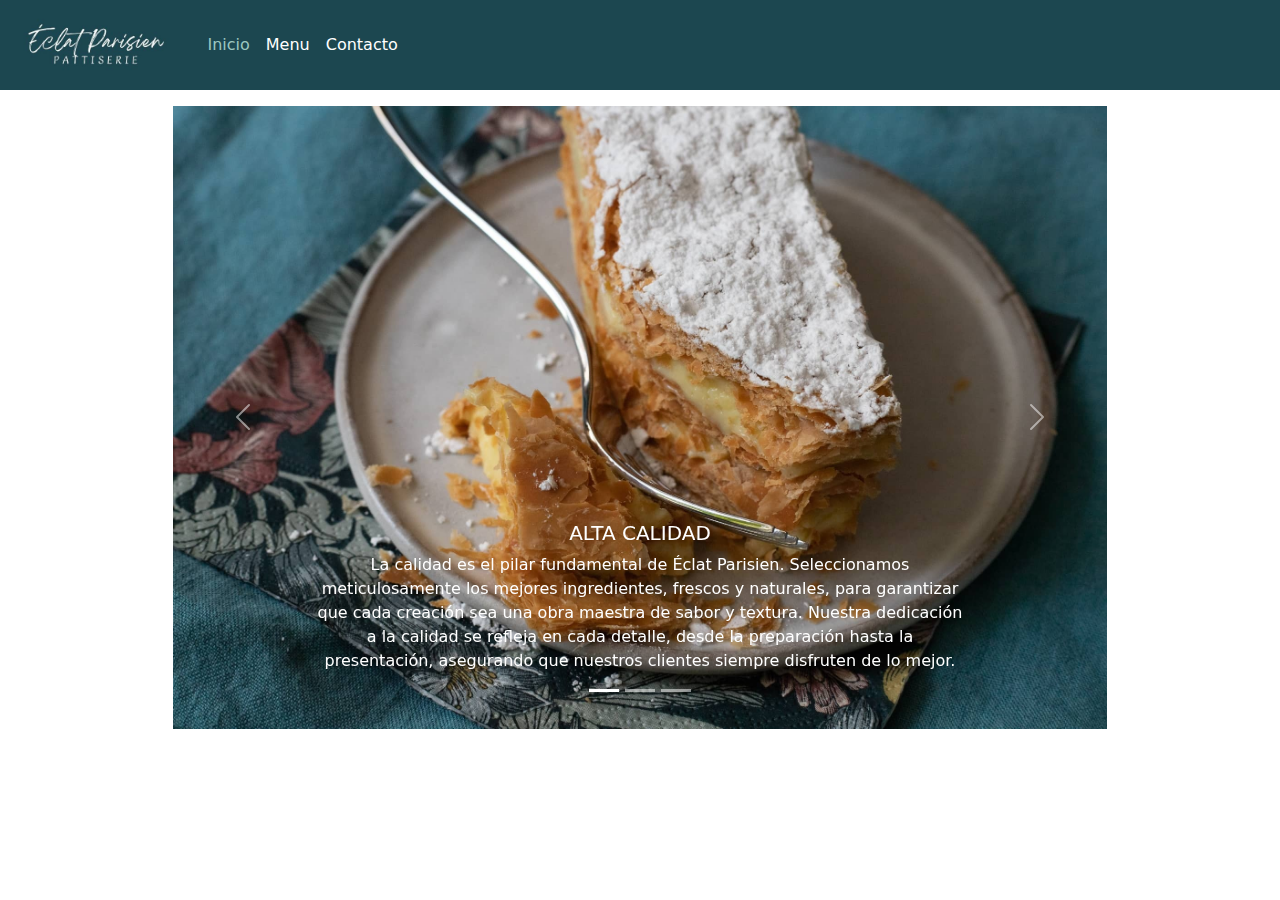
<file: index.html>
<!DOCTYPE html>
<html lang="en">
  <head>
    <meta charset="UTF-8" />
    <meta name="viewport" content="width=device-width, initial-scale=1.0" />
    <title>Éclat Parisien - INICIO </title>

    <link
      href="https://cdn.jsdelivr.net/npm/bootstrap@5.3.3/dist/css/bootstrap.min.css"
      rel="stylesheet"
      integrity="sha384-QWTKZyjpPEjISv5WaRU9OFeRpok6YctnYmDr5pNlyT2bRjXh0JMhjY6hW+ALEwIH"
      crossorigin="anonymous"
    />
    <link type="image/png" sizes="32x32" rel="icon" href="./img/icons8-eiffel-32.png">
    <link href="CSS/styles.css" rel="stylesheet" />
  </head>
  <body">
    <header>
      <nav class="navbar navbar-expand-lg bg-body-tertiary">
        <div class="container-fluid">
          <a class="navbar-brand" href="#">
            <div>
                <img class="logotipo" src="./img/logoFondoOscuro.jpeg" alt="logotipo"/>
            </div>
          </a>
          <button class="navbar-toggler" type="button" data-bs-toggle="collapse" data-bs-target="#navbarNavDropdown" aria-controls="navbarNavDropdown" aria-expanded="false" aria-label="Toggle navigation">
            <span class="navbar-toggler-icon"></span>
          </button>
          <div class="collapse navbar-collapse" id="navbarNavDropdown">
            <ul class="navbar-nav">
              <li class="nav-item">
                <a class="nav-link active" aria-current="page" href="../index.html">Inicio</a>
              </li>
              <li class="nav-item">
                <a class="nav-link" href="./pages/menu.html">Menu</a>
              </li>
              <li class="nav-item">
                <a class="nav-link" href="./pages/contact.html">Contacto</a>
              </li>
            </ul>
          </div>
        </div>
      </nav>
    </div>
    </nav>
      <script
        src="https://cdn.jsdelivr.net/npm/bootstrap@5.3.3/dist/js/bootstrap.bundle.min.js"
        integrity="sha384-YvpcrYf0tY3lHB60NNkmXc5s9fDVZLESaAA55NDzOxhy9GkcIdslK1eN7N6jIeHz"
        crossorigin="anonymous"
      ></script>
    </header>
    <div class="index-main-page m-t-sm-10">
      <div id="carouselExampleCaptions" class="carousel slide carousel-container">
        <div class="carousel-indicators">
          <button type="button" data-bs-target="#carouselExampleCaptions" data-bs-slide-to="0" class="active" aria-current="true" aria-label="Slide 1"></button>
          <button type="button" data-bs-target="#carouselExampleCaptions" data-bs-slide-to="1" aria-label="Slide 2"></button>
          <button type="button" data-bs-target="#carouselExampleCaptions" data-bs-slide-to="2" aria-label="Slide 3"></button>
        </div>
        <div class="carousel-inner">
          <div class="carousel-item active">
            <img src="./img/carrousel1.jpeg" class="d-block w-100 p-t-sm-5" alt="...">
            <div class="carousel-caption d-none d-xl-block">
              <h5>ALTA CALIDAD</h5>
              <p>La calidad es el pilar fundamental de Éclat Parisien. Seleccionamos meticulosamente los mejores ingredientes, frescos y naturales, para garantizar que cada creación sea una obra maestra de sabor y textura. Nuestra dedicación a la calidad se refleja en cada detalle, desde la preparación hasta la presentación, asegurando que nuestros clientes siempre disfruten de lo mejor.</p>
            </div>
            <div class="d-xl-none d-block justify-content-center align-items-center text-center caption-color">
              <h5 class="mt-4">ALTA CALIDAD</h5>
              <p>La calidad es el pilar fundamental de Éclat Parisien. Seleccionamos meticulosamente los mejores ingredientes, frescos y naturales, para garantizar que cada creación sea una obra maestra de sabor y textura. Nuestra dedicación a la calidad se refleja en cada detalle, desde la preparación hasta la presentación, asegurando que nuestros clientes siempre disfruten de lo mejor.</p>
            </div>
          </div>
          <div class="carousel-item">
            <img src="./img/carrousel3.jpg" class="d-block w-100" alt="...">
            <div class="carousel-caption d-none d-xl-block">
              <h5>EXCELENCIA</h5>
              <p>La excelencia es nuestro estándar en Éclat Parisien. Nos esforzamos constantemente por superar las expectativas de nuestros clientes, innovando y perfeccionando nuestras recetas para ofrecer productos que sean verdaderamente excepcionales. Nuestro equipo de talentosos pasteleros está comprometido con la mejora continua, asegurando que cada visita a nuestra pastelería sea una experiencia inolvidable.</p>
            </div>
            <div class="d-xl-none d-block justify-content-center align-items-center text-center caption-color">
              <h5 class="mt-4">EXCELENCIA</h5>
              <p>La excelencia es nuestro estándar en Éclat Parisien. Nos esforzamos constantemente por superar las expectativas de nuestros clientes, innovando y perfeccionando nuestras recetas para ofrecer productos que sean verdaderamente excepcionales. Nuestro equipo de talentosos pasteleros está comprometido con la mejora continua, asegurando que cada visita a nuestra pastelería sea una experiencia inolvidable.</p>
            </div>
          </div>
          <div class="carousel-item">
            <img src="./img/carrousel2.jpeg" class="d-block w-100" alt="...">
            <div class="carousel-caption d-none d-xl-block">
              <h5>ELEGANCIA</h5>
              <p>La elegancia es la esencia de nuestra identidad. Inspirados por la rica tradición de la pastelería francesa, combinamos técnicas clásicas con un toque moderno para crear productos que no solo deleiten el paladar, sino que también sean una delicia para la vista. Cada pastel, cada tarta y cada macaron están diseñados con un cuidado meticuloso, presentados de manera que transmitan sofisticación y encanto.</p>
            </div>
            <div class="d-xl-none d-block justify-content-center align-items-center text-center caption-color">
              <h5 class="mt-4">ELEGANCIA</h5>
              <p>La elegancia es la esencia de nuestra identidad. Inspirados por la rica tradición de la pastelería francesa, combinamos técnicas clásicas con un toque moderno para crear productos que no solo deleiten el paladar, sino que también sean una delicia para la vista. Cada pastel, cada tarta y cada macaron están diseñados con un cuidado meticuloso, presentados de manera que transmitan sofisticación y encanto.</p>
            </div>
          </div>
        </div>
        <button class="carousel-control-prev" type="button" data-bs-target="#carouselExampleCaptions" data-bs-slide="prev">
          <span class="carousel-control-prev-icon d-none d-xl-block d-xxl-block" aria-hidden="true"></span>
          <span class="visually-hidden">Previous</span>
        </button>
        <button class="carousel-control-next" type="button" data-bs-target="#carouselExampleCaptions" data-bs-slide="next">
          <span class="carousel-control-next-icon d-none d-xl-block d-xxl-block" aria-hidden="true"></span>
          <span class="visually-hidden">Next</span>
        </button>
      </div>
    </div>
  </body>
</html>
</file>
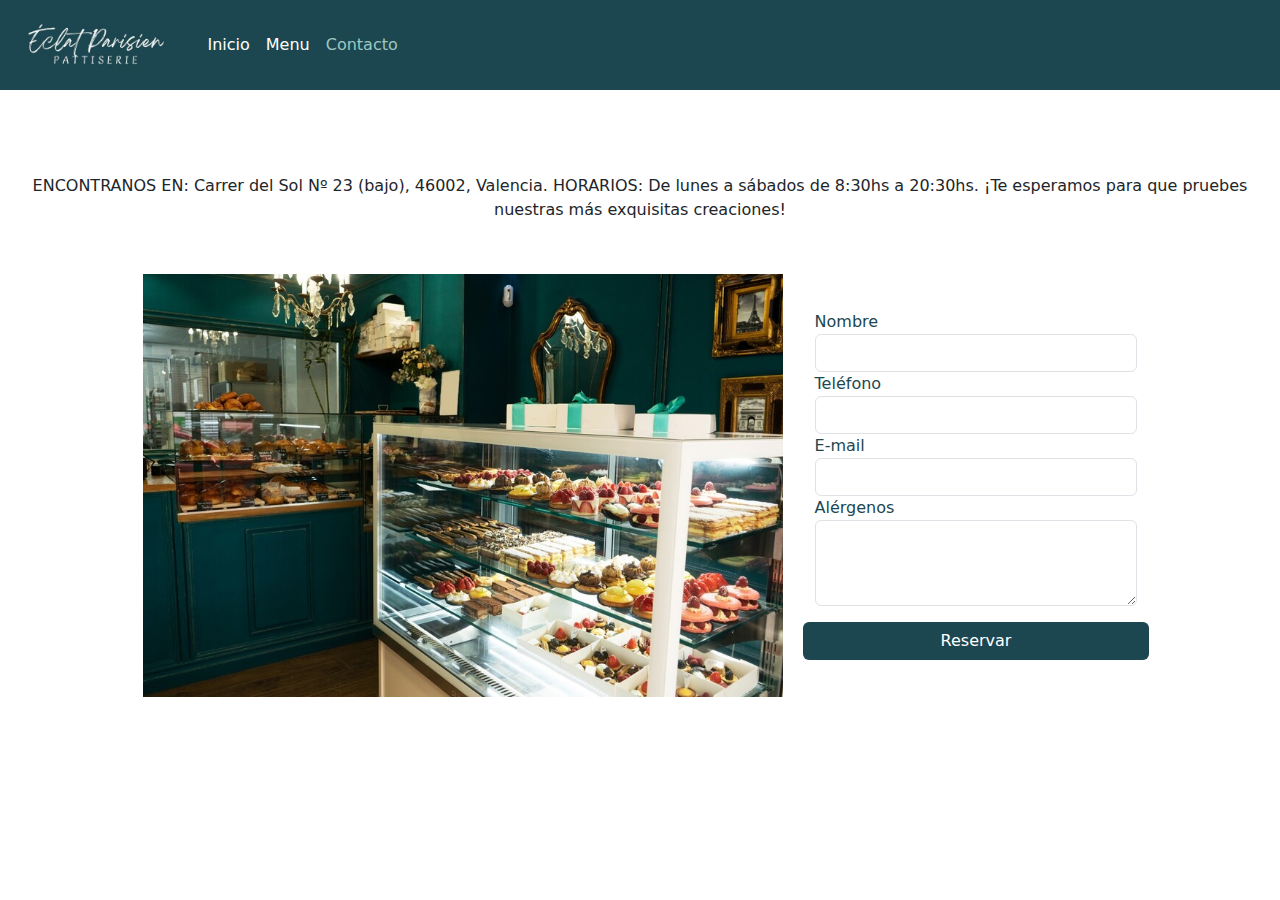
<file: pages/contact.html>
<!DOCTYPE html>
<html lang="en">
  <head>
    <meta charset="UTF-8" />
    <meta name="viewport" content="width=device-width, initial-scale=1.0" />
    <title>Éclat Parisien - CONTACTO</title>
    <link
      href="https://cdn.jsdelivr.net/npm/bootstrap@5.3.3/dist/css/bootstrap.min.css"
      rel="stylesheet"
      integrity="sha384-QWTKZyjpPEjISv5WaRU9OFeRpok6YctnYmDr5pNlyT2bRjXh0JMhjY6hW+ALEwIH"
      crossorigin="anonymous"
    />
    <link type="image/png" sizes="32x32" rel="icon" href="../img/icons8-eiffel-32.png">
    <link href="../CSS/styles.css" rel="stylesheet" />
  </head>
  <body>
    <header>
      <nav class="navbar navbar-expand-lg bg-body-tertiary">
        <div class="container-fluid">
          <a class="navbar-brand" href="#">
            <div>
                <img class="logotipo" src="../img/logoFondoOscuro.jpeg" alt="logotipo"/>
            </div>
          </a>
          <button class="navbar-toggler" type="button" data-bs-toggle="collapse" data-bs-target="#navbarNavDropdown" aria-controls="navbarNavDropdown" aria-expanded="false" aria-label="Toggle navigation">
            <span class="navbar-toggler-icon"></span>
          </button>
          <div class="collapse navbar-collapse" id="navbarNavDropdown">
            <ul class="navbar-nav">
              <li class="nav-item">
                <a class="nav-link" href="../index.html">Inicio</a>
              </li>
              <li class="nav-item">
                <a class="nav-link" href="./menu.html">Menu</a>
              </li>
              <li class="nav-item">
                <a class="nav-link active" aria-current="page" href="./contact.html">Contacto</a>
              </li>
            </ul>
          </div>
        </div>
      </nav>
      <script
          src="https://cdn.jsdelivr.net/npm/bootstrap@5.3.3/dist/js/bootstrap.bundle.min.js"
          integrity="sha384-YvpcrYf0tY3lHB60NNkmXc5s9fDVZLESaAA55NDzOxhy9GkcIdslK1eN7N6jIeHz"
          crossorigin="anonymous">
      </script>
    </header>
    <!-- MAIN -->
    <div class="container-img-form m-t-md-1 g-2">
      <p class=".d-none .d-sm-block .d-md-none p-1 text-center">
        ENCONTRANOS EN: Carrer del Sol Nº 23 (bajo), 46002, Valencia.
        HORARIOS: De lunes a sábados de 8:30hs a 20:30hs.
        ¡Te esperamos para que pruebes nuestras más exquisitas creaciones!
        </p>
      <img class="col col-12 col-md-6 col-lg-6 colc" src="../img/mostrador.jpeg" />
      <div class="row central align-items-center justify-content-center">
        <div class="col col-12 col-md-12 col-lg-12 colc">
          <form>
            <div class="form-group">
              <div class="form-group">
                <label for="formGroupExampleInput">
                  Nombre
                </label>
                <input type="text" class="form-control" id="formGroupExampleInput"/>
              </div>
              <div class="form-group">
                <label for="formGroupExampleInput2">
                  Teléfono
                </label>
                <input type="text" class="form-control" id="formGroupExampleInput2"/>
              </div>
              <label for="exampleFormControlInput1">
                E-mail
              </label>
              <input type="email" class="form-control" id="exampleFormControlInput1"/>
            </div>
              <label class="alergenos" for="exampleFormControlTextarea1">
                Alérgenos
              </label>
                <textarea class="form-control" id="exampleFormControlTextarea1" rows="3">
              </textarea>
              </div>
              <br>
              <button type="submit" class="btn btn-reserva">
                Reservar
              </button>
            </div>
          </form>
        </div>
      </div>
  </body>
</html>
</file>
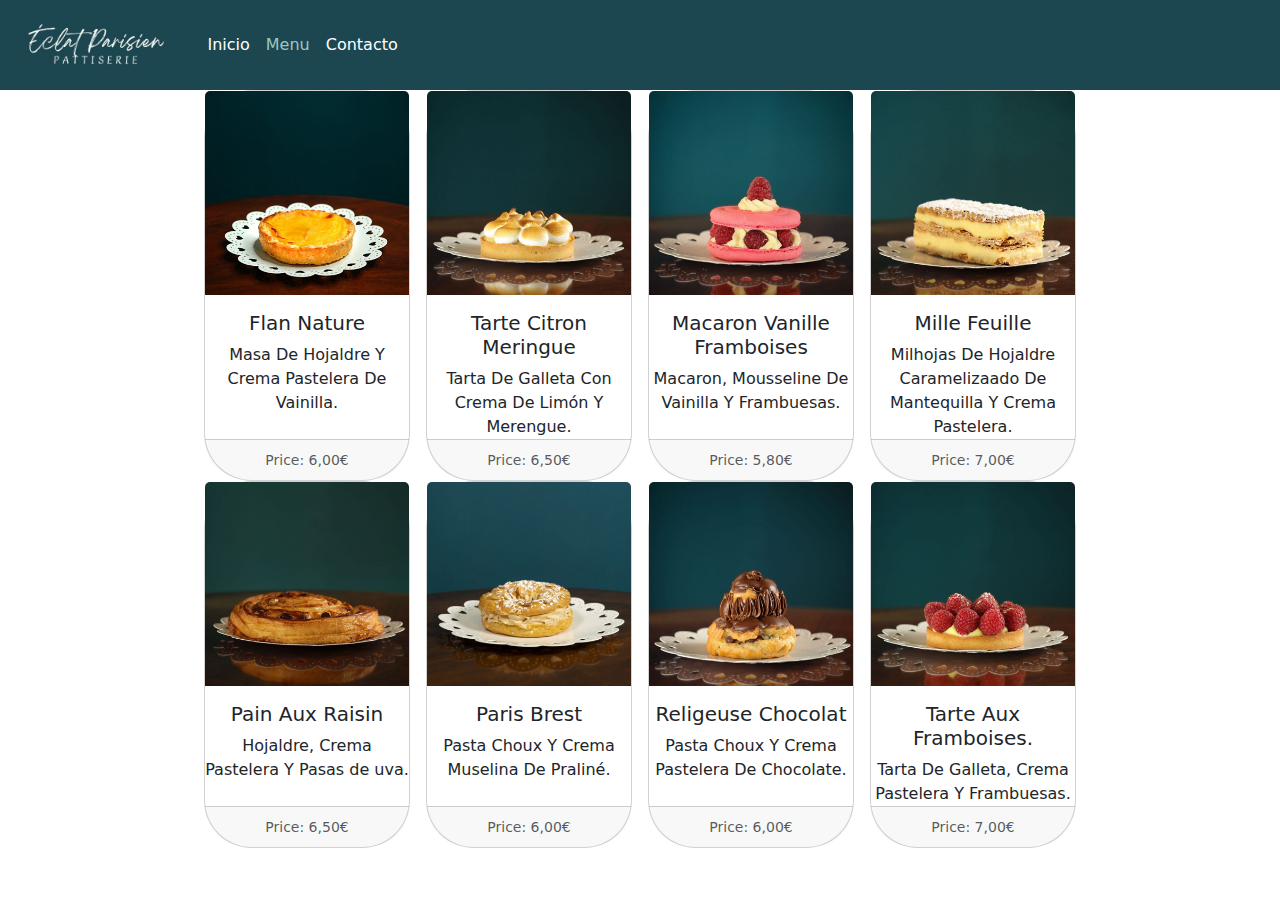
<file: pages/menu.html>
<!DOCTYPE html>
<html lang="en">
  <head>
    <meta charset="UTF-8" />
    <meta name="viewport" content="width=device-width, initial-scale=1.0" />
    <title>Éclat Parisien - MENU</title>
    <link
      href="https://cdn.jsdelivr.net/npm/bootstrap@5.3.3/dist/css/bootstrap.min.css"
      rel="stylesheet"
      integrity="sha384-QWTKZyjpPEjISv5WaRU9OFeRpok6YctnYmDr5pNlyT2bRjXh0JMhjY6hW+ALEwIH"
      crossorigin="anonymous"
    />
    <link type="image/png" sizes="32x32" rel="icon" href="../img/icons8-eiffel-32.png">
    <link href="../CSS/styles.css" rel="stylesheet" />
  </head>
  <body>
    <header>
        <nav class="navbar navbar-expand-lg bg-body-tertiary">
            <div class="container-fluid">
              <a class="navbar-brand" href="#">
                <div>
                    <img class="logotipo" src="../img/logoFondoOscuro.jpeg" alt="logotipo"/>
                </div>
              </a>
              <button class="navbar-toggler" type="button" data-bs-toggle="collapse" data-bs-target="#navbarNavDropdown" aria-controls="navbarNavDropdown" aria-expanded="false" aria-label="Toggle navigation">
                <span class="navbar-toggler-icon"></span>
              </button>
              <div class="collapse navbar-collapse" id="navbarNavDropdown">
                <ul class="navbar-nav">
                  <li class="nav-item">
                    <a class="nav-link" href="../index.html">Inicio</a>
                  </li>
                  <li class="nav-item">
                    <a class="nav-link active" aria-current="page" href="./menu.html">Menu</a>
                  </li>
                  <li class="nav-item">
                    <a class="nav-link" href="./contact.html">Contacto</a>
                  </li>
                </ul>
              </div>
            </div>
        </nav>
        <script
        src="https://cdn.jsdelivr.net/npm/bootstrap@5.3.3/dist/js/bootstrap.bundle.min.js"
        integrity="sha384-YvpcrYf0tY3lHB60NNkmXc5s9fDVZLESaAA55NDzOxhy9GkcIdslK1eN7N6jIeHz"
        crossorigin="anonymous"
        ></script>
    </header>

        <!--GRID-->
    <div class="container-fluid text-center contenedor-grid">
        <div class="row row-cols-1 row-cols-md-2 row-cols-lg-2 row-cols-xl-4 g-3">
            <div class="col">
                <div class="card h-100">
                    <figure>
                        <img src="../img/flan.jpeg" class="card-img-top" alt="...">
                    </figure>
                    <div class="card-body">
                    <h5 class="card-title">Flan Nature</h5>
                    <p class="card-text">Masa De Hojaldre Y Crema Pastelera De Vainilla.</p>
                    </div>
                    <div class="card-footer">
                        <small class="text-muted">Price: 6,00€</small>
                    </div>
                </div>
            </div>
            <div class="col">
                <div class="card h-100">
                    <figure>
                        <img src="../img/lemon-pie.jpeg" class="card-img-top" alt="...">
                    </figure>
                    <div class="card-body">
                    <h5 class="card-title">Tarte Citron Meringue</h5>
                    <p class="card-text">Tarta De Galleta Con Crema De Limón Y Merengue.</p>
                    </div>
                    <div class="card-footer">
                        <small class="text-muted">Price: 6,50€</small>
                    </div>
                </div>
            </div>
            <div class="col">
                <div class="card h-100">
                    <figure>
                        <img src="../img/macaron.jpeg" class="card-img-top" alt="...">
                    </figure>
                    <div class="card-body">
                    <h5 class="card-title">Macaron Vanille Framboises</h5>
                    <p class="card-text">Macaron, Mousseline De Vainilla Y Frambuesas.</p>
                    </div>
                    <div class="card-footer">
                        <small class="text-muted">Price: 5,80€</small>
                    </div>
                </div>
            </div>
            <div class="col">
                <div class="card h-100">
                    <figure>
                        <img src="../img/millefeuille.jpeg" class="card-img-top" alt="...">
                    </figure>
                    <div class="card-body">
                    <h5 class="card-title">Mille Feuille</h5>
                    <p class="card-text">Milhojas De Hojaldre Caramelizaado De Mantequilla Y Crema Pastelera.</p>
                    </div>
                    <div class="card-footer">
                        <small class="text-muted">Price: 7,00€</small>
                    </div>
                </div>
            </div>
        </div>

        <div class="row row-cols-1 row-cols-md-2 row-cols-lg-2 row-cols-xl-4 g-3">
            <div class="col">
                <div class="card h-100">
                    <figure>
                        <img src="../img/pain.jpeg" class="card-img-top" alt="...">
                    </figure>
                    <div class="card-body">
                    <h5 class="card-title">Pain Aux Raisin</h5>
                    <p class="card-text">Hojaldre, Crema Pastelera Y Pasas de uva.</p>
                    </div>
                    <div class="card-footer">
                        <small class="text-muted">Price: 6,50€</small>
                    </div>
                </div>
            </div>
            <div class="col">
                <div class="card h-100">
                    <figure>
                        <img src="../img/parisbrest.jpeg" class="card-img-top" alt="...">
                    </figure>
                    <div class="card-body">
                    <h5 class="card-title">Paris Brest</h5>
                    <p class="card-text">Pasta Choux Y Crema Muselina De Praliné.</p>
                    </div>
                    <div class="card-footer">
                        <small class="text-muted">Price: 6,00€</small>
                    </div>
                </div>
            </div>
            <div class="col">
                <div class="card h-100">
                    <figure>
                        <img src="../img/religieuse-chocolat.jpeg" class="card-img-top" alt="...">
                    </figure>
                    <div class="card-body">
                    <h5 class="card-title">Religeuse Chocolat</h5>
                    <p class="card-text">Pasta Choux Y Crema Pastelera De Chocolate.</p>
                    </div>
                    <div class="card-footer">
                        <small class="text-muted">Price: 6,00€</small>
                    </div>
                </div>
            </div>
            <div class="col">
                <div class="card h-100">
                    <figure>
                        <img src="../img/tarta-frambuesas.jpeg" class="card-img-top" alt="...">
                    </figure>
                    <div class="card-body">
                    <h5 class="card-title">Tarte Aux Framboises.</h5>
                    <p class="card-text">Tarta De Galleta, Crema Pastelera Y Frambuesas.</p>
                    </div>
                    <div class="card-footer">
                        <small class="text-muted">Price: 7,00€</small>
                    </div>
                </div>
            </div>
        </div>
    </div>
  </body>
</html>
</file>
<file: CSS/styles.css>
body{
    width: 100vw;

    margin: 0;
    padding: 0;

    display: flex;
    flex-direction: column;
    justify-content: center;
    align-items:center;

    box-sizing: border-box !important;
}

/* ALL - NAVBAR */
.bg-body-tertiary {
    background-color:#1c4750 !important;
    width: 100vw;
}
.logotipo{
    margin: 0;
    pad: 0;
    height: 4rem;
}
.nav-link{
    color: white;
}

.nav-link:hover{
    color: #9cc7c1;
}
.navbar-brand:hover{
    cursor: pointer;
    color: #9cc7c1;
}

.active{
    color: #9cc7c1 !important;
}

/* MENU - GRID */

.contenedor-grid{
    width: 70vw;
    justify-content:center;
    align-items:center;
}
.card figure{
    overflow: hidden;
}
.card:hover img{
    transform: scale(1.2);
}
.card img{
    transition: all .5s;
}
.card{
    border-radius: 3em;
}
.card:hover{
    box-shadow: 0 10px 20px rgba(0, 0, 0, 0.20);
}
.card-footer{
    border-radius: 0 0 3em 3em !important;
}
.card-body {
    padding: 0; /* No tocar para que no descuadre el menú */
}

/* INICIO - CAROUSEL */

.index-main-page{
    display: flex;
    width: 100vw;
    flex-direction: column;
    align-items: center;
    justify-content: center;
    margin-top: 1em;
}
.caption-color{
    color: #1c4750;
}

.carousel{
    display: flex;
    flex-direction: column;
    align-items: center;
    justify-content: center;
}

.carousel-item{
    width: 73vw !important;
}
.carousel-indicators {
    display: flex;
    justify-content: center;
    bottom: 0.7rem; /* Ajusta esto si necesitas mover los indicadores hacia arriba o abajo */
    position: absolute;
    width: 100%;
    z-index: 15;
    padding-left: 0;
    margin-left: 0;
    list-style: none;
    text-align: center;
  }

/* CONTACTO */

.container-img-form{
    display: flex;
    flex-direction: row;
    align-items: center;
    justify-content: center;
    flex-wrap: wrap;
    margin-top: 5rem;
    gap: 2rem;
}
.btn-reserva{
    background-color: #1c4750;
    color: white;
    margin-top: 1em;
}
.form-group label{
    color:#1c4750;
}

.alergenos{
    color:#1c4750
}
</file>
